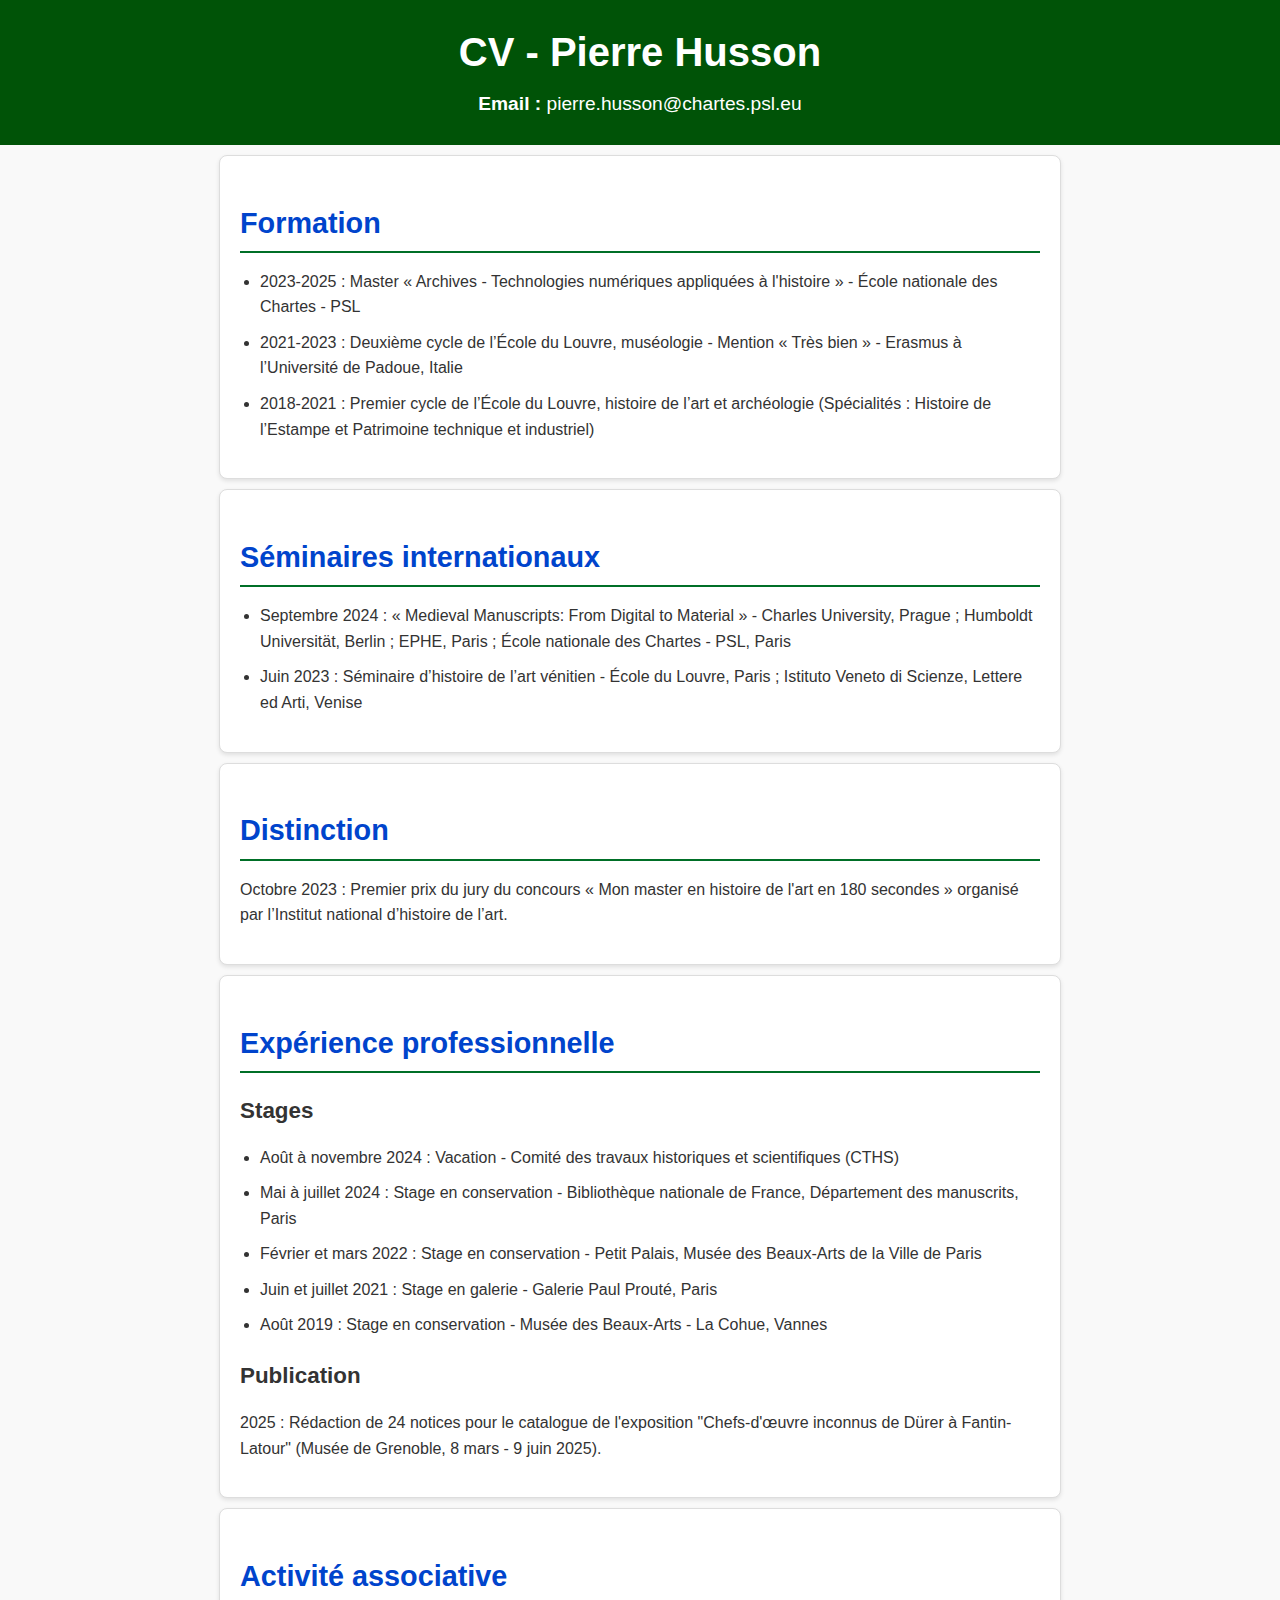
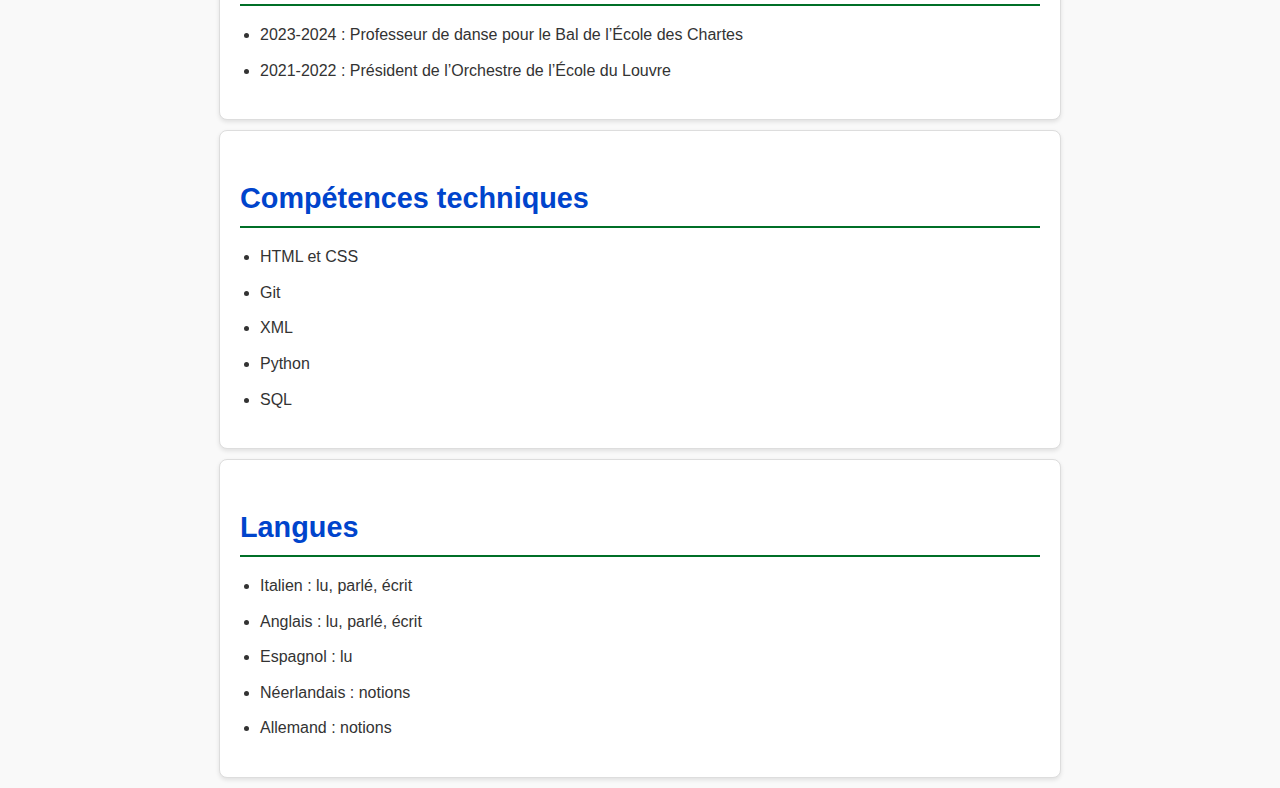
<file: index.html>
<!DOCTYPE html>
<html lang="fr">
<head>
    <meta charset="UTF-8">
    <meta name="viewport" content="width=device-width, initial-scale=1.0">
    <title>CV de Pierre Husson</title>
    <link href="style.css" rel="stylesheet">
</head>
<body>
    <header>
        <h1>CV - Pierre Husson</h1>
        <p><strong>Email :</strong> pierre.husson@chartes.psl.eu</p>
    </header>

    <section>
        <h2>Formation</h2>
        <ul>
            <li>2023-2025 : Master « Archives - Technologies numériques appliquées à l'histoire » - École nationale des Chartes - PSL</li>
            <li>2021-2023 : Deuxième cycle de l’École du Louvre, muséologie - Mention « Très bien » - Erasmus à l’Université de Padoue, Italie</li>
            <li>2018-2021 : Premier cycle de l’École du Louvre, histoire de l’art et archéologie (Spécialités : Histoire de l’Estampe et Patrimoine technique et industriel)</li>
        </ul>
    </section>

    <section>
        <h2>Séminaires internationaux</h2>
        <ul>
            <li>Septembre 2024 : « Medieval Manuscripts: From Digital to Material » - Charles University, Prague ; Humboldt Universität, Berlin ; EPHE, Paris ; École nationale des Chartes - PSL, Paris</li>
            <li>Juin 2023 : Séminaire d’histoire de l’art vénitien - École du Louvre, Paris ; Istituto Veneto di Scienze, Lettere ed Arti, Venise</li>
        </ul>
    </section>

    <section>
        <h2>Distinction</h2>
        <p>Octobre 2023 : Premier prix du jury du concours « Mon master en histoire de l'art en 180 secondes » organisé par l’Institut national d’histoire de l’art.</p>
    </section>

    <section>
        <h2>Expérience professionnelle</h2>
        <h3>Stages</h3>
        <ul>
            <li>Août à novembre 2024 : Vacation - Comité des travaux historiques et scientifiques (CTHS)</li>
            <li>Mai à juillet 2024 : Stage en conservation - Bibliothèque nationale de France, Département des manuscrits, Paris</li>
            <li>Février et mars 2022 : Stage en conservation - Petit Palais, Musée des Beaux-Arts de la Ville de Paris</li>
            <li>Juin et juillet 2021 : Stage en galerie - Galerie Paul Prouté, Paris</li>
            <li>Août 2019 : Stage en conservation - Musée des Beaux-Arts - La Cohue, Vannes</li>
        </ul>
        <h3>Publication</h3>
        <p>2025 : Rédaction de 24 notices pour le catalogue de l'exposition "Chefs-d'œuvre inconnus de Dürer à Fantin-Latour" (Musée de Grenoble, 8 mars - 9 juin 2025).</p>
    </section>

    <section>
        <h2>Activité associative</h2>
        <ul>
            <li>2023-2024 : Professeur de danse pour le Bal de l’École des Chartes</li>
            <li>2021-2022 : Président de l’Orchestre de l’École du Louvre</li>
        </ul>
    </section>

    <section>
        <h2>Compétences techniques</h2>
        <ul>
            <li>HTML et CSS</li>
            <li>Git</li>
            <li>XML</li>
            <li>Python</li>
            <li>SQL</li>
        </ul>
    </section>

    <section>
        <h2>Langues</h2>
        <ul>
            <li>Italien : lu, parlé, écrit</li>
            <li>Anglais : lu, parlé, écrit</li>
            <li>Espagnol : lu</li>
            <li>Néerlandais : notions</li>
            <li>Allemand : notions</li>
        </ul>
    </section>
</body>
</html>
</file>
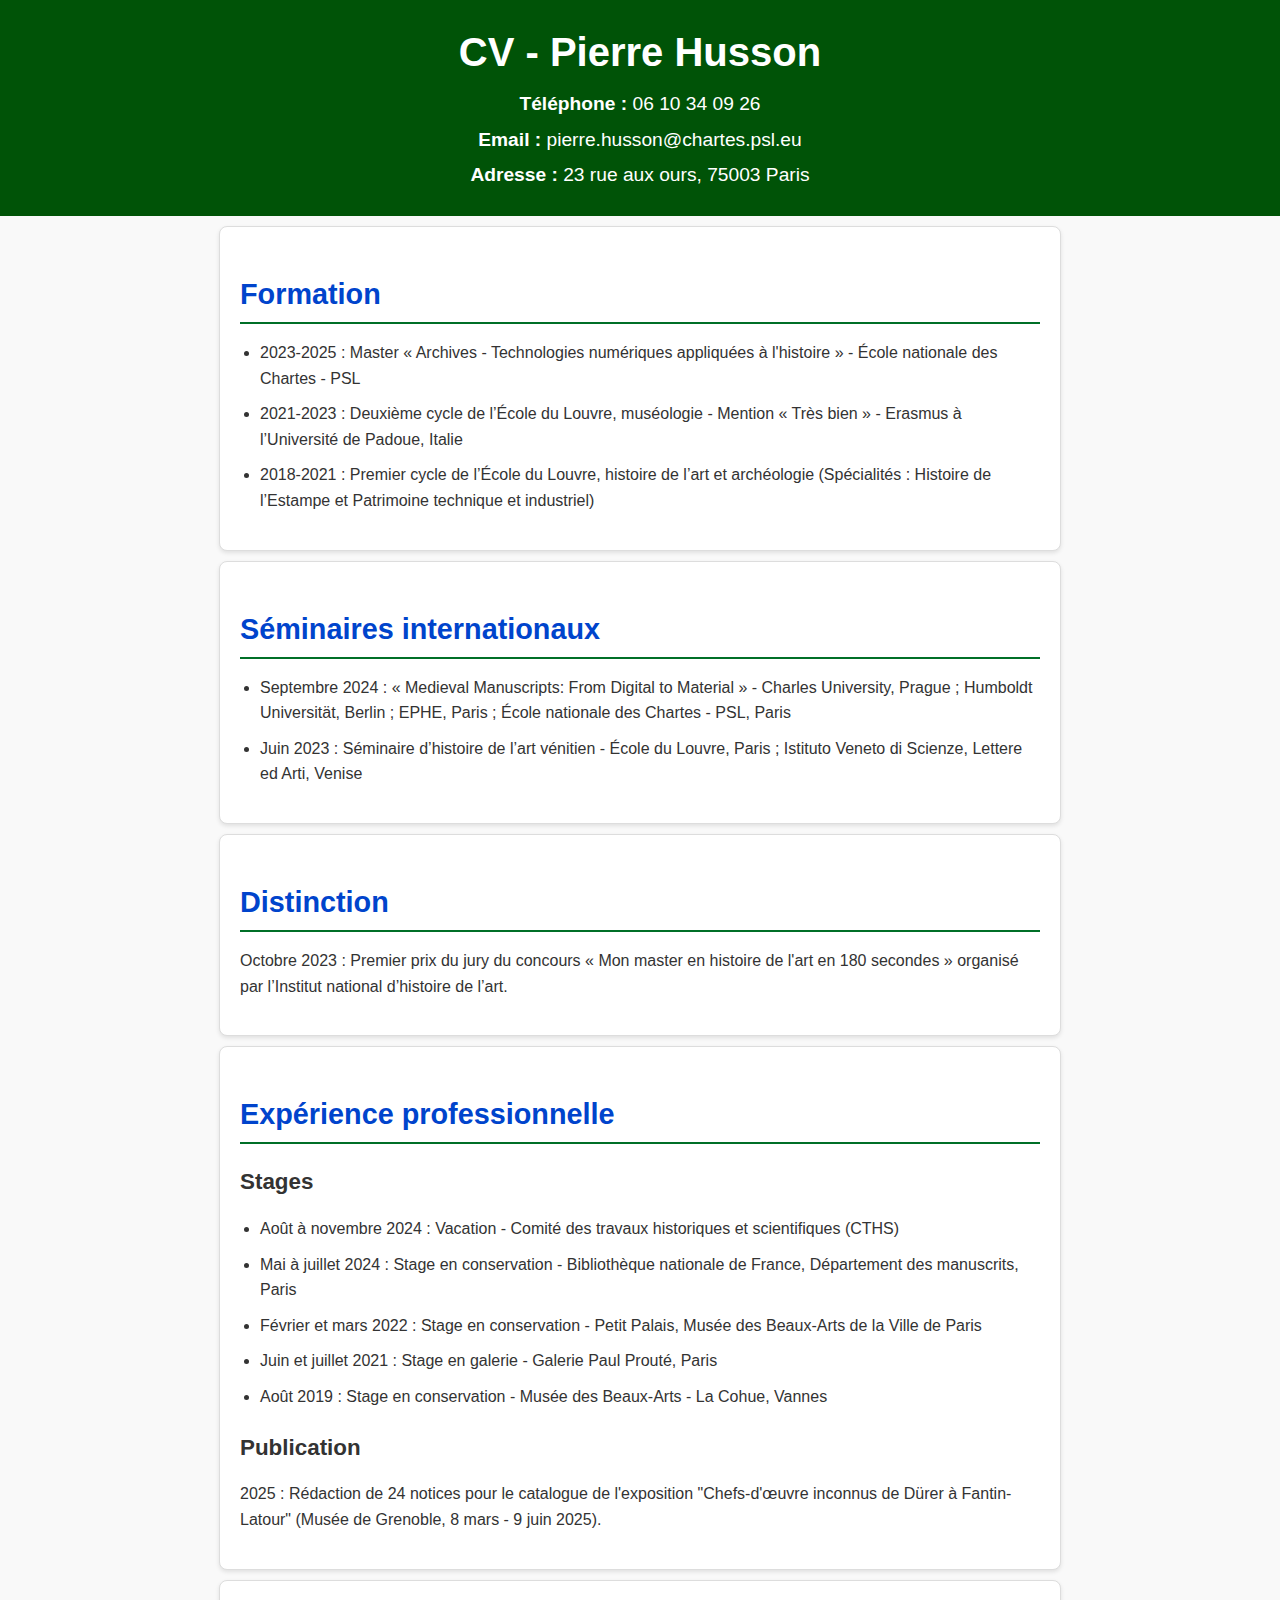
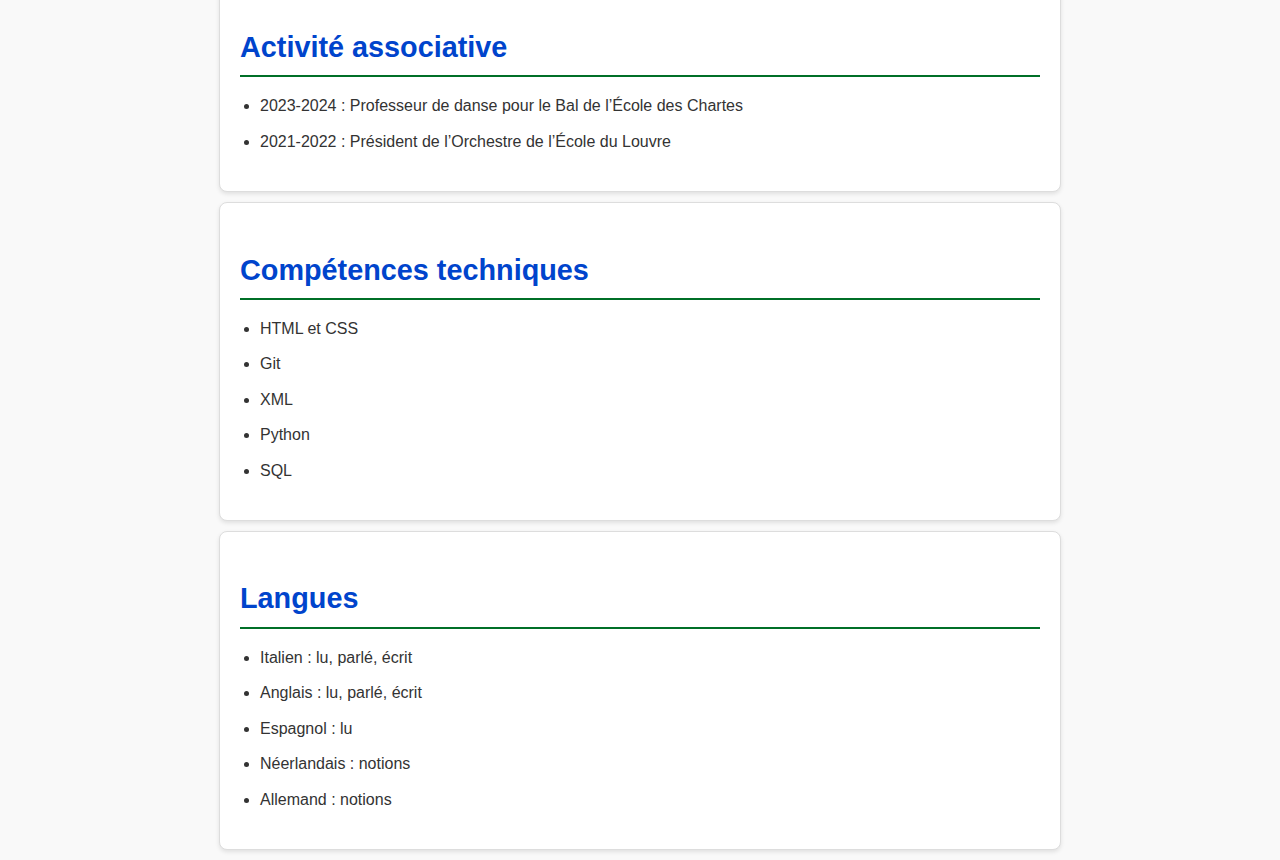
<file: main.html>
<!DOCTYPE html>
<html lang="fr">
<head>
    <meta charset="UTF-8">
    <meta name="viewport" content="width=device-width, initial-scale=1.0">
    <title>CV de Pierre Husson</title>
    <link href="style.css" rel="stylesheet">
</head>
<body>
    <header>
        <h1>CV - Pierre Husson</h1>
        <p><strong>Téléphone :</strong> 06 10 34 09 26</p>
        <p><strong>Email :</strong> pierre.husson@chartes.psl.eu</p>
        <p><strong>Adresse :</strong> 23 rue aux ours, 75003 Paris</p>
    </header>

    <section>
        <h2>Formation</h2>
        <ul>
            <li>2023-2025 : Master « Archives - Technologies numériques appliquées à l'histoire » - École nationale des Chartes - PSL</li>
            <li>2021-2023 : Deuxième cycle de l’École du Louvre, muséologie - Mention « Très bien » - Erasmus à l’Université de Padoue, Italie</li>
            <li>2018-2021 : Premier cycle de l’École du Louvre, histoire de l’art et archéologie (Spécialités : Histoire de l’Estampe et Patrimoine technique et industriel)</li>
        </ul>
    </section>

    <section>
        <h2>Séminaires internationaux</h2>
        <ul>
            <li>Septembre 2024 : « Medieval Manuscripts: From Digital to Material » - Charles University, Prague ; Humboldt Universität, Berlin ; EPHE, Paris ; École nationale des Chartes - PSL, Paris</li>
            <li>Juin 2023 : Séminaire d’histoire de l’art vénitien - École du Louvre, Paris ; Istituto Veneto di Scienze, Lettere ed Arti, Venise</li>
        </ul>
    </section>

    <section>
        <h2>Distinction</h2>
        <p>Octobre 2023 : Premier prix du jury du concours « Mon master en histoire de l'art en 180 secondes » organisé par l’Institut national d’histoire de l’art.</p>
    </section>

    <section>
        <h2>Expérience professionnelle</h2>
        <h3>Stages</h3>
        <ul>
            <li>Août à novembre 2024 : Vacation - Comité des travaux historiques et scientifiques (CTHS)</li>
            <li>Mai à juillet 2024 : Stage en conservation - Bibliothèque nationale de France, Département des manuscrits, Paris</li>
            <li>Février et mars 2022 : Stage en conservation - Petit Palais, Musée des Beaux-Arts de la Ville de Paris</li>
            <li>Juin et juillet 2021 : Stage en galerie - Galerie Paul Prouté, Paris</li>
            <li>Août 2019 : Stage en conservation - Musée des Beaux-Arts - La Cohue, Vannes</li>
        </ul>
        <h3>Publication</h3>
        <p>2025 : Rédaction de 24 notices pour le catalogue de l'exposition "Chefs-d'œuvre inconnus de Dürer à Fantin-Latour" (Musée de Grenoble, 8 mars - 9 juin 2025).</p>
    </section>

    <section>
        <h2>Activité associative</h2>
        <ul>
            <li>2023-2024 : Professeur de danse pour le Bal de l’École des Chartes</li>
            <li>2021-2022 : Président de l’Orchestre de l’École du Louvre</li>
        </ul>
    </section>

    <section>
        <h2>Compétences techniques</h2>
        <ul>
            <li>HTML et CSS</li>
            <li>Git</li>
            <li>XML</li>
            <li>Python</li>
            <li>SQL</li>
        </ul>
    </section>

    <section>
        <h2>Langues</h2>
        <ul>
            <li>Italien : lu, parlé, écrit</li>
            <li>Anglais : lu, parlé, écrit</li>
            <li>Espagnol : lu</li>
            <li>Néerlandais : notions</li>
            <li>Allemand : notions</li>
        </ul>
    </section>
</body>
</html>
</file>
<file: style.css>
/* Général */
body {
    font-family: Arial, sans-serif;
    line-height: 1.6;
    margin: 0;
    padding: 0;
    color: #333;
    background-color: #f9f9f9;
}

header {
    background-color: #005307;
    color: #fff;
    padding: 20px;
    text-align: center;
}

header h1 {
    margin: 0;
    font-size: 2.5em;
}

header p {
    margin: 5px 0;
    font-size: 1.2em;
}

/* Sections */
section {
    padding: 20px;
    margin: 10px auto;
    background-color: #fff;
    border: 1px solid #ddd;
    border-radius: 8px;
    max-width: 800px;
    box-shadow: 0 2px 4px rgba(0, 0, 0, 0.1);
}

section h2 {
    color: #0044cc;
    font-size: 1.8em;
    border-bottom: 2px solid #006f27;
    padding-bottom: 5px;
    margin-bottom: 15px;
}

ul {
    padding-left: 20px;
    list-style-type: disc;
}

ul li {
    margin-bottom: 10px;
}

/* Spécifiques */
section h3 {
    font-size: 1.4em;
    color: #333;
    margin-top: 20px;
    margin-bottom: 10px;
}

/* Liens et contacts */
a {
    color: #006525;
    text-decoration: none;
}

a:hover {
    text-decoration: underline;
}

/* Footer */
footer {
    text-align: center;
    padding: 10px;
    margin-top: 20px;
    font-size: 0.9em;
    color: #666;
}
</file>
